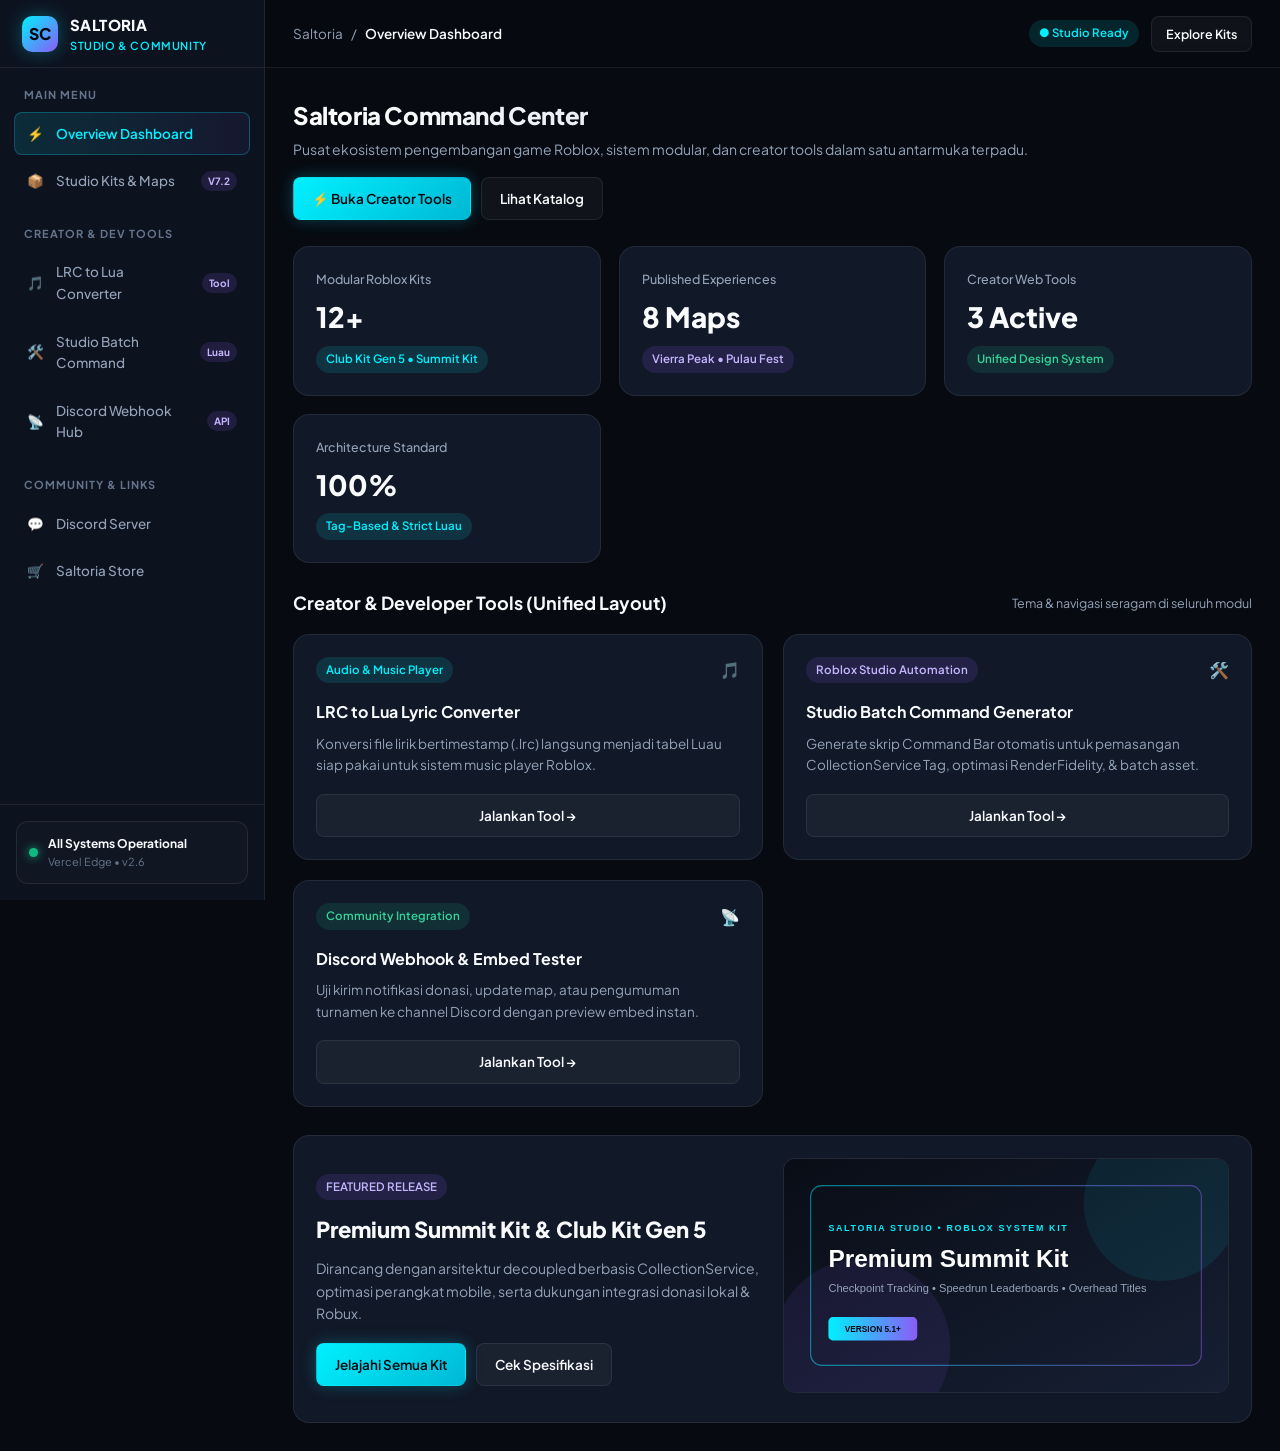
<file: index.html>
<!DOCTYPE html>
<html lang="id">
<head>
  <meta charset="UTF-8" />
  <meta name="viewport" content="width=device-width, initial-scale=1.0" />
  <title>Saltoria Community — Unified Dashboard & Creator Hub</title>
  <link rel="stylesheet" href="/assets/css/design-system.css" />
</head>
<body>
  <div class="app-shell">
    <aside id="saltoria-sidebar" class="sidebar"></aside>
    <div class="main-wrapper">
      <header id="saltoria-topbar" class="topbar"></header>
      <main class="content-area">
        <div class="page-header">
          <div>
            <h1 class="page-title">Saltoria Command Center</h1>
            <p class="page-desc">Pusat ekosistem pengembangan game Roblox, sistem modular, dan creator tools dalam satu antarmuka terpadu.</p>
          </div>
          <div style="display:flex;gap:10px;">
            <a href="/tools/lyric-converter.html" class="btn btn-primary">⚡ Buka Creator Tools</a>
            <a href="/catalog.html" class="btn btn-secondary">Lihat Katalog</a>
          </div>
        </div>

        <!-- KPI Stats -->
        <div class="grid-stats">
          <div class="card">
            <div class="stat-label">Modular Roblox Kits</div>
            <div class="stat-value">12+</div>
            <span class="tag tag-cyan">Club Kit Gen 5 • Summit Kit</span>
          </div>
          <div class="card">
            <div class="stat-label">Published Experiences</div>
            <div class="stat-value">8 Maps</div>
            <span class="tag tag-purple">Vierra Peak • Pulau Fest</span>
          </div>
          <div class="card">
            <div class="stat-label">Creator Web Tools</div>
            <div class="stat-value">3 Active</div>
            <span class="tag tag-emerald">Unified Design System</span>
          </div>
          <div class="card">
            <div class="stat-label">Architecture Standard</div>
            <div class="stat-value">100%</div>
            <span class="tag tag-cyan">Tag-Based & Strict Luau</span>
          </div>
        </div>

        <!-- Quick Access Tools -->
        <div class="card-header" style="margin-top:10px;">
          <h2 class="card-title" style="font-size:18px;">Creator & Developer Tools (Unified Layout)</h2>
          <span style="font-size:12.5px;color:var(--text-secondary);">Tema & navigasi seragam di seluruh modul</span>
        </div>

        <div class="grid-cards" style="margin-bottom:28px;">
          <div class="card">
            <div class="card-header">
              <span class="tag tag-cyan">Audio & Music Player</span>
              <span>🎵</span>
            </div>
            <h3 class="card-title" style="margin-bottom:8px;">LRC to Lua Lyric Converter</h3>
            <p style="font-size:13.5px;color:var(--text-secondary);margin-bottom:18px;">Konversi file lirik bertimestamp (.lrc) langsung menjadi tabel Luau siap pakai untuk sistem music player Roblox.</p>
            <a href="/tools/lyric-converter.html" class="btn btn-secondary" style="width:100%;">Jalankan Tool →</a>
          </div>

          <div class="card">
            <div class="card-header">
              <span class="tag tag-purple">Roblox Studio Automation</span>
              <span>🛠️</span>
            </div>
            <h3 class="card-title" style="margin-bottom:8px;">Studio Batch Command Generator</h3>
            <p style="font-size:13.5px;color:var(--text-secondary);margin-bottom:18px;">Generate skrip Command Bar otomatis untuk pemasangan CollectionService Tag, optimasi RenderFidelity, & batch asset.</p>
            <a href="/tools/command-generator.html" class="btn btn-secondary" style="width:100%;">Jalankan Tool →</a>
          </div>

          <div class="card">
            <div class="card-header">
              <span class="tag tag-emerald">Community Integration</span>
              <span>📡</span>
            </div>
            <h3 class="card-title" style="margin-bottom:8px;">Discord Webhook & Embed Tester</h3>
            <p style="font-size:13.5px;color:var(--text-secondary);margin-bottom:18px;">Uji kirim notifikasi donasi, update map, atau pengumuman turnamen ke channel Discord dengan preview embed instan.</p>
            <a href="/tools/webhook-tester.html" class="btn btn-secondary" style="width:100%;">Jalankan Tool →</a>
          </div>
        </div>

        <!-- Featured Release -->
        <div class="card">
          <div class="grid-2col" style="align-items:center;">
            <div>
              <span class="tag tag-purple" style="margin-bottom:12px;">FEATURED RELEASE</span>
              <h2 style="font-size:22px;font-weight:800;margin-bottom:10px;">Premium Summit Kit & Club Kit Gen 5</h2>
              <p style="font-size:14px;color:var(--text-secondary);margin-bottom:18px;">
                Dirancang dengan arsitektur decoupled berbasis CollectionService, optimasi perangkat mobile, serta dukungan integrasi donasi lokal & Robux.
              </p>
              <div style="display:flex;gap:10px;flex-wrap:wrap;">
                <a href="/catalog.html" class="btn btn-primary">Jelajahi Semua Kit</a>
                <button onclick="showToast('Dokumentasi modul siap diakses di katalog!')" class="btn btn-secondary">Cek Spesifikasi</button>
              </div>
            </div>
            <div>
              <img src="/assets/projects/premium-summit-kit.svg" alt="Premium Summit Kit Banner" style="width:100%;border-radius:12px;border:1px solid var(--border-subtle);" />
            </div>
          </div>
        </div>
      </main>
    </div>
  </div>
  <script src="/assets/js/app.js"></script>
  <script>initSaltoriaLayout("dashboard", "Overview Dashboard");</script>
</body>
</html>
</file>
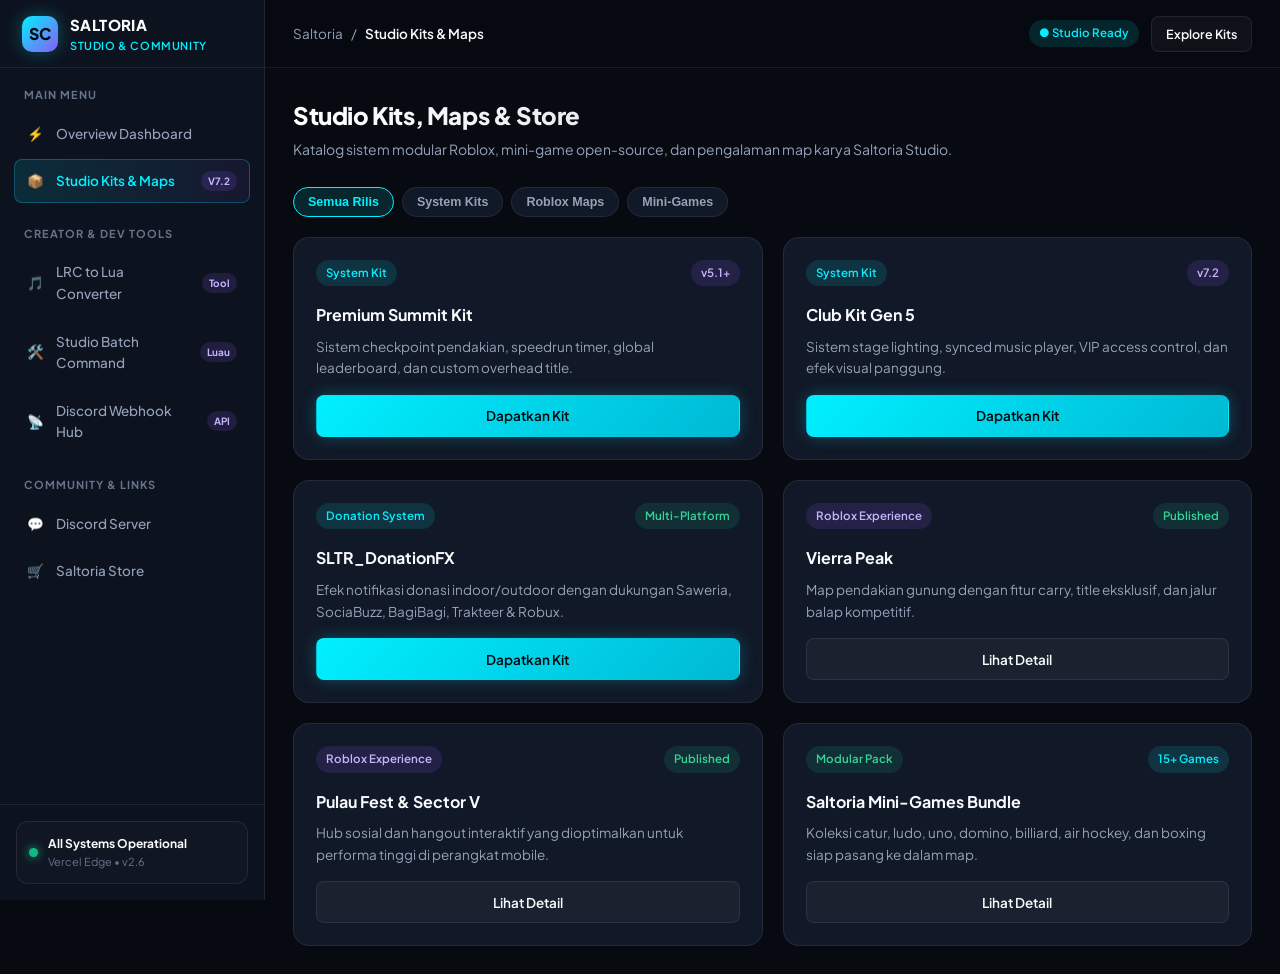
<file: catalog.html>
<!DOCTYPE html>
<html lang="id">
<head>
  <meta charset="UTF-8" />
  <meta name="viewport" content="width=device-width, initial-scale=1.0" />
  <title>Studio Kits & Maps — Saltoria Community</title>
  <link rel="stylesheet" href="/assets/css/design-system.css" />
</head>
<body>
  <div class="app-shell">
    <aside id="saltoria-sidebar" class="sidebar"></aside>
    <div class="main-wrapper">
      <header id="saltoria-topbar" class="topbar"></header>
      <main class="content-area">
        <div class="page-header">
          <div>
            <h1 class="page-title">Studio Kits, Maps & Store</h1>
            <p class="page-desc">Katalog sistem modular Roblox, mini-game open-source, dan pengalaman map karya Saltoria Studio.</p>
          </div>
        </div>

        <div class="filter-bar">
          <button class="filter-btn active" onclick="filterItems('all', this)">Semua Rilis</button>
          <button class="filter-btn" onclick="filterItems('kit', this)">System Kits</button>
          <button class="filter-btn" onclick="filterItems('map', this)">Roblox Maps</button>
          <button class="filter-btn" onclick="filterItems('minigame', this)">Mini-Games</button>
        </div>

        <div class="grid-cards" id="catalog-grid">
          <div class="card catalog-item" data-cat="kit">
            <div class="card-header">
              <span class="tag tag-cyan">System Kit</span>
              <span class="tag tag-purple">v5.1+</span>
            </div>
            <h3 class="card-title" style="margin-bottom:8px;">Premium Summit Kit</h3>
            <p style="font-size:13.5px;color:var(--text-secondary);margin-bottom:16px;">Sistem checkpoint pendakian, speedrun timer, global leaderboard, dan custom overhead title.</p>
            <button onclick="showToast('Info Premium Summit Kit disalin!')" class="btn btn-primary" style="width:100%;">Dapatkan Kit</button>
          </div>

          <div class="card catalog-item" data-cat="kit">
            <div class="card-header">
              <span class="tag tag-cyan">System Kit</span>
              <span class="tag tag-purple">v7.2</span>
            </div>
            <h3 class="card-title" style="margin-bottom:8px;">Club Kit Gen 5</h3>
            <p style="font-size:13.5px;color:var(--text-secondary);margin-bottom:16px;">Sistem stage lighting, synced music player, VIP access control, dan efek visual panggung.</p>
            <button onclick="showToast('Info Club Kit Gen 5 disalin!')" class="btn btn-primary" style="width:100%;">Dapatkan Kit</button>
          </div>

          <div class="card catalog-item" data-cat="kit">
            <div class="card-header">
              <span class="tag tag-cyan">Donation System</span>
              <span class="tag tag-emerald">Multi-Platform</span>
            </div>
            <h3 class="card-title" style="margin-bottom:8px;">SLTR_DonationFX</h3>
            <p style="font-size:13.5px;color:var(--text-secondary);margin-bottom:16px;">Efek notifikasi donasi indoor/outdoor dengan dukungan Saweria, SociaBuzz, BagiBagi, Trakteer & Robux.</p>
            <button onclick="showToast('Info SLTR_DonationFX disalin!')" class="btn btn-primary" style="width:100%;">Dapatkan Kit</button>
          </div>

          <div class="card catalog-item" data-cat="map">
            <div class="card-header">
              <span class="tag tag-purple">Roblox Experience</span>
              <span class="tag tag-emerald">Published</span>
            </div>
            <h3 class="card-title" style="margin-bottom:8px;">Vierra Peak</h3>
            <p style="font-size:13.5px;color:var(--text-secondary);margin-bottom:16px;">Map pendakian gunung dengan fitur carry, title eksklusif, dan jalur balap kompetitif.</p>
            <button onclick="showToast('Link pengalaman Vierra Peak siap dibuka!')" class="btn btn-secondary" style="width:100%;">Lihat Detail</button>
          </div>

          <div class="card catalog-item" data-cat="map">
            <div class="card-header">
              <span class="tag tag-purple">Roblox Experience</span>
              <span class="tag tag-emerald">Published</span>
            </div>
            <h3 class="card-title" style="margin-bottom:8px;">Pulau Fest & Sector V</h3>
            <p style="font-size:13.5px;color:var(--text-secondary);margin-bottom:16px;">Hub sosial dan hangout interaktif yang dioptimalkan untuk performa tinggi di perangkat mobile.</p>
            <button onclick="showToast('Detail Pulau Fest & Sector V ditampilkan!')" class="btn btn-secondary" style="width:100%;">Lihat Detail</button>
          </div>

          <div class="card catalog-item" data-cat="minigame">
            <div class="card-header">
              <span class="tag tag-emerald">Modular Pack</span>
              <span class="tag tag-cyan">15+ Games</span>
            </div>
            <h3 class="card-title" style="margin-bottom:8px;">Saltoria Mini-Games Bundle</h3>
            <p style="font-size:13.5px;color:var(--text-secondary);margin-bottom:16px;">Koleksi catur, ludo, uno, domino, billiard, air hockey, dan boxing siap pasang ke dalam map.</p>
            <button onclick="showToast('Daftar Mini-Games Bundle disalin!')" class="btn btn-secondary" style="width:100%;">Lihat Detail</button>
          </div>
        </div>
      </main>
    </div>
  </div>
  <script src="/assets/js/app.js"></script>
  <script>
    initSaltoriaLayout("catalog", "Studio Kits & Maps");
    function filterItems(category, btn) {
      document.querySelectorAll(".filter-btn").forEach(b => b.classList.remove("active"));
      btn.classList.add("active");
      document.querySelectorAll(".catalog-item").forEach(card => {
        if (category === "all" || card.dataset.cat === category) {
          card.style.display = "block";
        } else {
          card.style.display = "none";
        }
      });
    }
  </script>
</body>
</html>
</file>
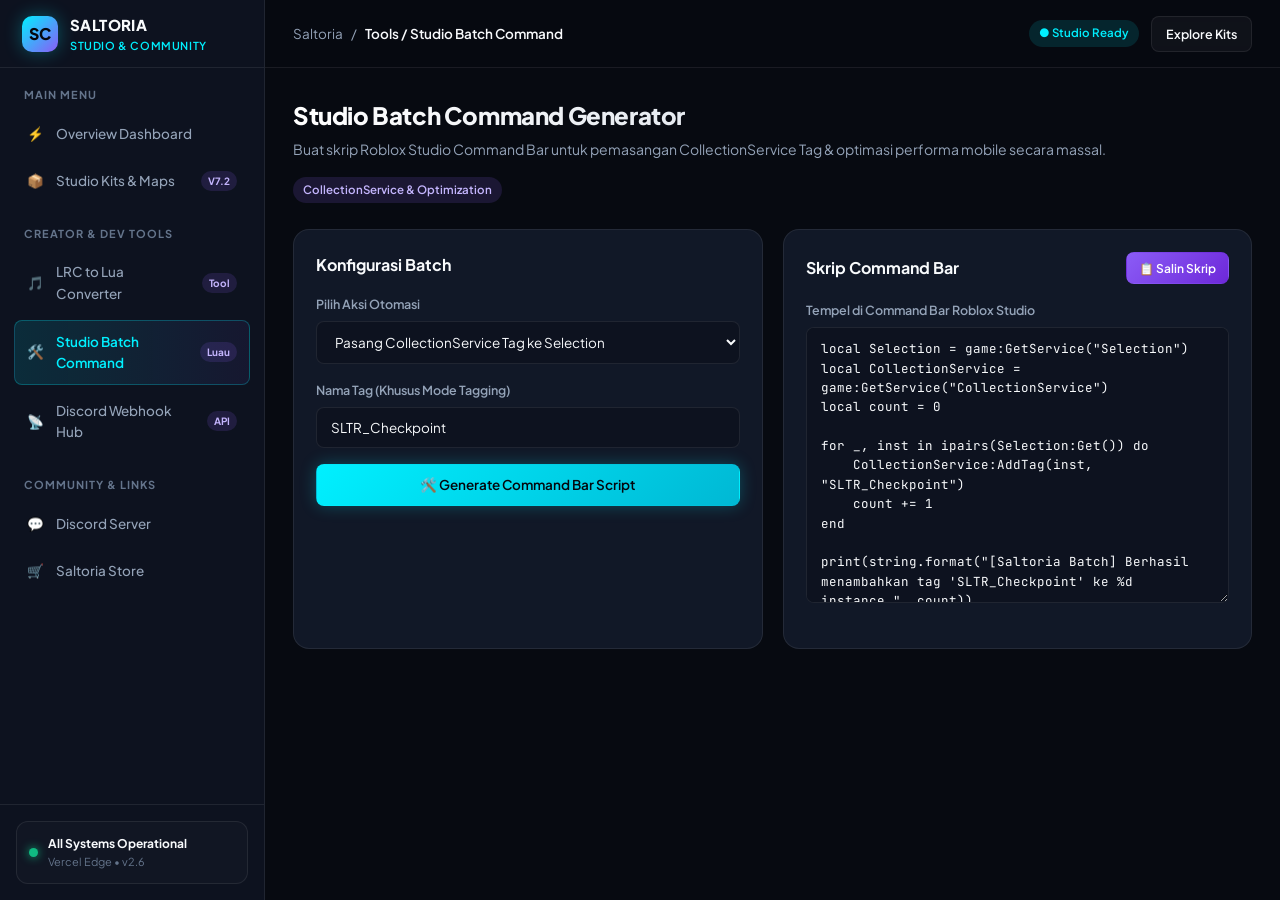
<file: tools/command-generator.html>
<!DOCTYPE html>
<html lang="id">
<head>
  <meta charset="UTF-8" />
  <meta name="viewport" content="width=device-width, initial-scale=1.0" />
  <title>Studio Batch Command Generator — Saltoria Tools</title>
  <link rel="stylesheet" href="/assets/css/design-system.css" />
</head>
<body>
  <div class="app-shell">
    <aside id="saltoria-sidebar" class="sidebar"></aside>
    <div class="main-wrapper">
      <header id="saltoria-topbar" class="topbar"></header>
      <main class="content-area">
        <div class="page-header">
          <div>
            <h1 class="page-title">Studio Batch Command Generator</h1>
            <p class="page-desc">Buat skrip Roblox Studio Command Bar untuk pemasangan CollectionService Tag & optimasi performa mobile secara massal.</p>
          </div>
          <span class="tag tag-purple">CollectionService & Optimization</span>
        </div>

        <div class="grid-2col">
          <div class="card">
            <div class="card-header">
              <h2 class="card-title">Konfigurasi Batch</h2>
            </div>
            <div class="form-group">
              <label class="form-label">Pilih Aksi Otomasi</label>
              <select id="cmd-mode" class="form-select" onchange="generateStudioCommand()">
                <option value="tag">Pasang CollectionService Tag ke Selection</option>
                <option value="optimize">Optimasi Low-End / Mobile (Disable Shadow & Performance Mesh)</option>
                <option value="anchor">Anchor & CanCollide Batch pada Selection</option>
              </select>
            </div>
            <div class="form-group">
              <label class="form-label">Nama Tag (Khusus Mode Tagging)</label>
              <input type="text" id="tag-name" class="form-control" value="SLTR_Checkpoint" oninput="generateStudioCommand()" />
            </div>
            <button onclick="generateStudioCommand()" class="btn btn-primary" style="width:100%;">🛠️ Generate Command Bar Script</button>
          </div>

          <div class="card">
            <div class="card-header">
              <h2 class="card-title">Skrip Command Bar</h2>
              <button onclick="copyTextToClipboard('cmd-output', 'Command Bar Script')" class="btn btn-purple" style="padding:5px 12px;min-height:32px;font-size:12px;">📋 Salin Skrip</button>
            </div>
            <div class="form-group">
              <label class="form-label">Tempel di Command Bar Roblox Studio</label>
              <textarea id="cmd-output" class="form-textarea" rows="13" readonly></textarea>
            </div>
          </div>
        </div>
      </main>
    </div>
  </div>
  <script src="/assets/js/app.js"></script>
  <script>
    initSaltoriaLayout("command-gen", "Tools / Studio Batch Command");

    function generateStudioCommand() {
      const mode = document.getElementById("cmd-mode").value;
      const tagName = document.getElementById("tag-name").value.trim() || "SLTR_Tagged";
      let code = "";

      if (mode === "tag") {
        code = `local Selection = game:GetService("Selection")
local CollectionService = game:GetService("CollectionService")
local count = 0

for _, inst in ipairs(Selection:Get()) do
    CollectionService:AddTag(inst, "${tagName}")
    count += 1
end

print(string.format("[Saltoria Batch] Berhasil menambahkan tag '${tagName}' ke %d instance.", count))`;
      } else if (mode === "optimize") {
        code = `local Selection = game:GetService("Selection")
local count = 0

for _, root in ipairs(Selection:Get()) do
    for _, obj in ipairs(root:GetDescendants()) do
        if obj:IsA("BasePart") then
            obj.CastShadow = false
            count += 1
        end
        if obj:IsA("MeshPart") then
            obj.RenderFidelity = Enum.RenderFidelity.Performance
        end
    end
end

print(string.format("[Saltoria Optimizer] Berhasil mengoptimasi %d part untuk mobile.", count))`;
      } else {
        code = `local Selection = game:GetService("Selection")
local count = 0

for _, root in ipairs(Selection:Get()) do
    for _, obj in ipairs(root:GetDescendants()) do
        if obj:IsA("BasePart") then
            obj.Anchored = true
            obj.CanCollide = true
            count += 1
        end
    end
end

print(string.format("[Saltoria Batch] Anchored & CanCollide aktif pada %d BasePart.", count))`;
      }

      document.getElementById("cmd-output").value = code;
    }

    generateStudioCommand();
  </script>
</body>
</html>
</file>
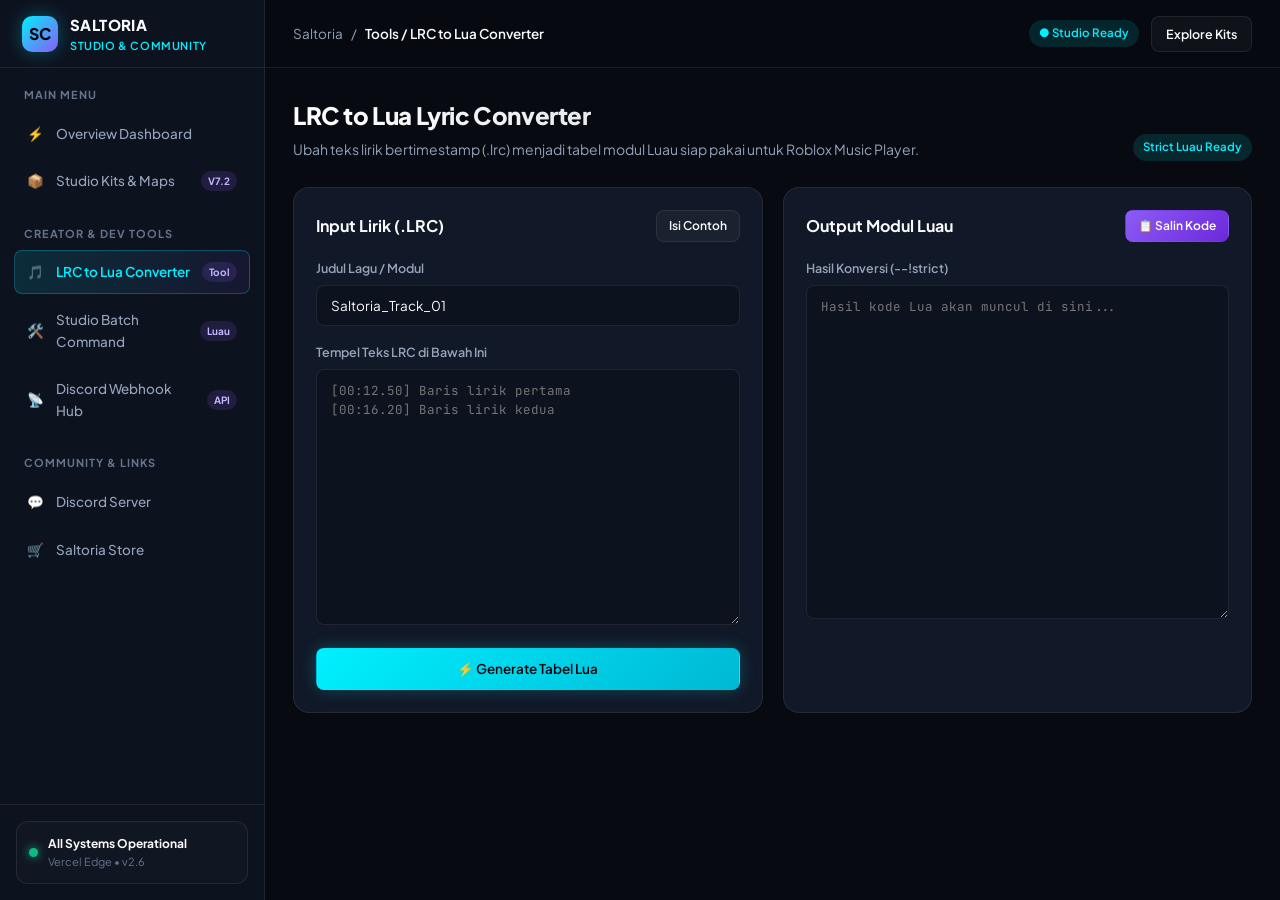
<file: tools/lyric-converter.html>
<!DOCTYPE html>
<html lang="id">
<head>
  <meta charset="UTF-8" />
  <meta name="viewport" content="width=device-width, initial-scale=1.0" />
  <title>LRC to Lua Converter — Saltoria Tools</title>
  <link rel="stylesheet" href="/assets/css/design-system.css" />
</head>
<body>
  <div class="app-shell">
    <aside id="saltoria-sidebar" class="sidebar"></aside>
    <div class="main-wrapper">
      <header id="saltoria-topbar" class="topbar"></header>
      <main class="content-area">
        <div class="page-header">
          <div>
            <h1 class="page-title">LRC to Lua Lyric Converter</h1>
            <p class="page-desc">Ubah teks lirik bertimestamp (.lrc) menjadi tabel modul Luau siap pakai untuk Roblox Music Player.</p>
          </div>
          <span class="tag tag-cyan">Strict Luau Ready</span>
        </div>

        <div class="grid-2col">
          <div class="card">
            <div class="card-header">
              <h2 class="card-title">Input Lirik (.LRC)</h2>
              <button class="btn btn-secondary" style="padding:5px 12px;min-height:32px;font-size:12px;" onclick="loadSampleLrc()">Isi Contoh</button>
            </div>
            <div class="form-group">
              <label class="form-label">Judul Lagu / Modul</label>
              <input type="text" id="song-title" class="form-control" value="Saltoria_Track_01" />
            </div>
            <div class="form-group">
              <label class="form-label">Tempel Teks LRC di Bawah Ini</label>
              <textarea id="lrc-input" class="form-textarea" rows="12" placeholder="[00:12.50] Baris lirik pertama&#10;[00:16.20] Baris lirik kedua"></textarea>
            </div>
            <button onclick="convertLrcToLua()" class="btn btn-primary" style="width:100%;">⚡ Generate Tabel Lua</button>
          </div>

          <div class="card">
            <div class="card-header">
              <h2 class="card-title">Output Modul Luau</h2>
              <button onclick="copyTextToClipboard('lua-output', 'Kode Lua')" class="btn btn-purple" style="padding:5px 12px;min-height:32px;font-size:12px;">📋 Salin Kode</button>
            </div>
            <div class="form-group">
              <label class="form-label">Hasil Konversi (--!strict)</label>
              <textarea id="lua-output" class="form-textarea" rows="16" readonly placeholder="Hasil kode Lua akan muncul di sini..."></textarea>
            </div>
          </div>
        </div>
      </main>
    </div>
  </div>
  <script src="/assets/js/app.js"></script>
  <script>
    initSaltoriaLayout("lyric-converter", "Tools / LRC to Lua Converter");

    function loadSampleLrc() {
      document.getElementById("lrc-input").value = `[00:05.20] Selamat datang di Saltoria Studio
[00:09.85] Menembus puncak tertinggi Vierra Peak
[00:14.40] Cahaya neon memandu setiap langkah
[00:19.10] Musik berputar tanpa batas waktu`;
      convertLrcToLua();
    }

    function convertLrcToLua() {
      const raw = document.getElementById("lrc-input").value;
      const title = document.getElementById("song-title").value.trim() || "TrackLyrics";
      const lines = raw.split("\n");
      const regex = /\[(\d{2}):(\d{2}(?:\.\d{1,3})?)\](.*)/;
      let entries = [];

      lines.forEach(line => {
        const match = line.match(regex);
        if (match) {
          const mins = parseInt(match[1], 10);
          const secs = parseFloat(match[2]);
          const totalTime = (mins * 60 + secs).toFixed(2);
          const text = match[3].trim().replace(/"/g, '\\"');
          if (text.length > 0) {
            entries.push(`    { time = ${totalTime}, text = "${text}" },`);
          }
        }
      });

      if (entries.length === 0) {
        showToast("Format timestamp [mm:ss.xx] tidak ditemukan.");
        return;
      }

      const output = `--!strict
-- Generated by Saltoria LRC Converter
export type LyricLine = { time: number, text: string }

local ${title}: { LyricLine } = {
${entries.join("\n")}
}

return ${title}`;
      document.getElementById("lua-output").value = output;
      showToast(`Berhasil mengonversi ${entries.length} baris lirik!`);
    }
  </script>
</body>
</html>
</file>
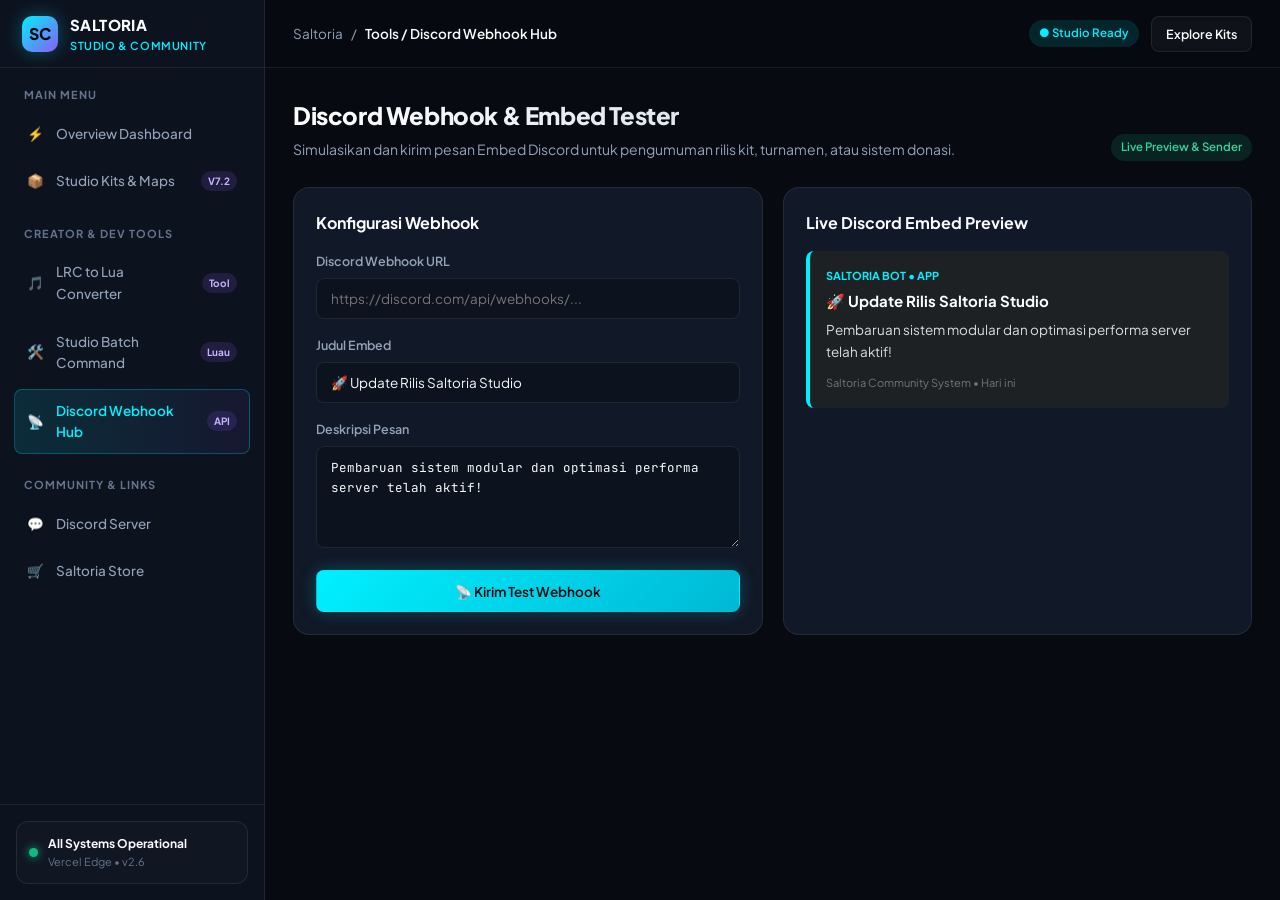
<file: tools/webhook-tester.html>
<!DOCTYPE html>
<html lang="id">
<head>
  <meta charset="UTF-8" />
  <meta name="viewport" content="width=device-width, initial-scale=1.0" />
  <title>Discord Webhook Hub — Saltoria Tools</title>
  <link rel="stylesheet" href="/assets/css/design-system.css" />
</head>
<body>
  <div class="app-shell">
    <aside id="saltoria-sidebar" class="sidebar"></aside>
    <div class="main-wrapper">
      <header id="saltoria-topbar" class="topbar"></header>
      <main class="content-area">
        <div class="page-header">
          <div>
            <h1 class="page-title">Discord Webhook & Embed Tester</h1>
            <p class="page-desc">Simulasikan dan kirim pesan Embed Discord untuk pengumuman rilis kit, turnamen, atau sistem donasi.</p>
          </div>
          <span class="tag tag-emerald">Live Preview & Sender</span>
        </div>

        <div class="grid-2col">
          <div class="card">
            <div class="card-header">
              <h2 class="card-title">Konfigurasi Webhook</h2>
            </div>
            <div class="form-group">
              <label class="form-label">Discord Webhook URL</label>
              <input type="url" id="wh-url" class="form-control" placeholder="https://discord.com/api/webhooks/..." />
            </div>
            <div class="form-group">
              <label class="form-label">Judul Embed</label>
              <input type="text" id="wh-title" class="form-control" value="🚀 Update Rilis Saltoria Studio" oninput="updatePreview()" />
            </div>
            <div class="form-group">
              <label class="form-label">Deskripsi Pesan</label>
              <textarea id="wh-desc" class="form-textarea" rows="4" oninput="updatePreview()">Pembaruan sistem modular dan optimasi performa server telah aktif!</textarea>
            </div>
            <button onclick="sendWebhook()" class="btn btn-primary" style="width:100%;">📡 Kirim Test Webhook</button>
          </div>

          <div class="card">
            <div class="card-header">
              <h2 class="card-title">Live Discord Embed Preview</h2>
            </div>
            <div style="background:#1E2124;border-left:4px solid var(--accent-cyan);border-radius:8px;padding:16px;">
              <div style="font-size:11px;color:var(--accent-cyan);font-weight:700;margin-bottom:4px;">SALTORIA BOT • APP</div>
              <div id="prev-title" style="font-size:15px;font-weight:700;color:#FFFFFF;margin-bottom:6px;">🚀 Update Rilis Saltoria Studio</div>
              <div id="prev-desc" style="font-size:13.5px;color:#DCDDDE;white-space:pre-line;">Pembaruan sistem modular dan optimasi performa server telah aktif!</div>
              <div style="font-size:11px;color:#72767D;margin-top:12px;">Saltoria Community System • Hari ini</div>
            </div>
          </div>
        </div>
      </main>
    </div>
  </div>
  <script src="/assets/js/app.js"></script>
  <script>
    initSaltoriaLayout("webhook-tester", "Tools / Discord Webhook Hub");

    function updatePreview() {
      document.getElementById("prev-title").innerText = document.getElementById("wh-title").value || "Judul Embed";
      document.getElementById("prev-desc").innerText = document.getElementById("wh-desc").value || "Deskripsi pesan...";
    }

    async function sendWebhook() {
      const url = document.getElementById("wh-url").value.trim();
      const title = document.getElementById("wh-title").value.trim();
      const description = document.getElementById("wh-desc").value.trim();

      if (!url) {
        showToast("Masukkan URL Webhook Discord terlebih dahulu!");
        return;
      }

      try {
        const res = await fetch(url, {
          method: "POST",
          headers: { "Content-Type": "application/json" },
          body: JSON.stringify({
            username: "Saltoria Studio Hub",
            embeds: [{
              title: title,
              description: description,
              color: 61695
            }]
          })
        });
        if (res.ok) {
          showToast("Webhook berhasil terkirim ke Discord!");
        } else {
          showToast("Gagal mengirim: Periksa kembali URL Webhook.");
        }
      } catch (err) {
        showToast("Terjadi kesalahan jaringan / CORS pada URL Webhook.");
      }
    }
  </script>
</body>
</html>
</file>
<file: assets/css/design-system.css>
/* ==========================================================================
   SALTORIA COMMUNITY — UNIFIED DESIGN SYSTEM (DARK MATTE + NEON CYAN/PURPLE)
   ========================================================================== */
@import url('https://fonts.googleapis.com/css2?family=Plus+Jakarta+Sans:wght@400;500;600;700;800&family=JetBrains+Mono:wght@400;500;600&display=swap');

:root {
  --bg-base: #070A11;
  --bg-surface: #0D121F;
  --bg-card: #111827;
  --bg-card-hover: #161F33;
  --border-subtle: rgba(255, 255, 255, 0.08);
  --border-glow: rgba(0, 240, 255, 0.35);
  
  --accent-cyan: #00F0FF;
  --accent-cyan-dim: rgba(0, 240, 255, 0.12);
  --accent-purple: #8B5CF6;
  --accent-purple-dim: rgba(139, 92, 246, 0.15);
  --accent-emerald: #10B981;
  --accent-amber: #F59E0B;
  --accent-rose: #F43F5E;

  --text-primary: #F8FAFC;
  --text-secondary: #94A3B8;
  --text-muted: #64748B;

  --sidebar-width: 265px;
  --topbar-height: 68px;
  --radius-sm: 8px;
  --radius-md: 12px;
  --radius-lg: 16px;
  --transition: all 0.22s cubic-bezier(0.4, 0, 0.2, 1);
}

* {
  margin: 0;
  padding: 0;
  box-sizing: border-box;
}

body {
  font-family: 'Plus Jakarta Sans', -apple-system, BlinkMacSystemFont, sans-serif;
  background-color: var(--bg-base);
  color: var(--text-primary);
  line-height: 1.6;
  overflow-x: hidden;
  -webkit-font-smoothing: antialiased;
}

/* Custom Scrollbar */
::-webkit-scrollbar { width: 6px; height: 6px; }
::-webkit-scrollbar-track { background: var(--bg-base); }
::-webkit-scrollbar-thumb { background: #1E293B; border-radius: 99px; }
::-webkit-scrollbar-thumb:hover { background: var(--accent-cyan); }

/* ==========================================================================
   APP SHELL LAYOUT (UNIFIED ACROSS DASHBOARD & ALL TOOLS)
   ========================================================================== */
.app-shell {
  display: flex;
  min-height: 100vh;
}

/* Fixed Sidebar */
.sidebar {
  width: var(--sidebar-width);
  background: var(--bg-surface);
  border-right: 1px solid var(--border-subtle);
  position: fixed;
  top: 0;
  left: 0;
  bottom: 0;
  z-index: 50;
  display: flex;
  flex-direction: column;
  transition: transform 0.3s ease;
}

.sidebar-brand {
  height: var(--topbar-height);
  padding: 0 22px;
  display: flex;
  align-items: center;
  gap: 12px;
  border-bottom: 1px solid var(--border-subtle);
  text-decoration: none;
  color: var(--text-primary);
}

.brand-logo {
  width: 36px;
  height: 36px;
  border-radius: 10px;
  background: linear-gradient(135deg, var(--accent-cyan), var(--accent-purple));
  display: flex;
  align-items: center;
  justify-content: center;
  font-weight: 800;
  font-size: 16px;
  color: #05080F;
  box-shadow: 0 0 18px rgba(0, 240, 255, 0.3);
}

.brand-text {
  display: flex;
  flex-direction: column;
}

.brand-title {
  font-weight: 800;
  font-size: 15px;
  letter-spacing: 0.4px;
}

.brand-sub {
  font-size: 11px;
  color: var(--accent-cyan);
  font-weight: 600;
  letter-spacing: 0.6px;
  text-transform: uppercase;
}

.sidebar-nav {
  flex: 1;
  padding: 18px 14px;
  overflow-y: auto;
  display: flex;
  flex-direction: column;
  gap: 22px;
}

.nav-group-label {
  font-size: 11px;
  font-weight: 700;
  text-transform: uppercase;
  letter-spacing: 1px;
  color: var(--text-muted);
  padding: 0 10px;
  margin-bottom: 8px;
}

.nav-list {
  list-style: none;
  display: flex;
  flex-direction: column;
  gap: 4px;
}

.nav-link {
  display: flex;
  align-items: center;
  gap: 12px;
  padding: 10px 12px;
  border-radius: var(--radius-sm);
  color: var(--text-secondary);
  text-decoration: none;
  font-size: 13.5px;
  font-weight: 500;
  transition: var(--transition);
  border: 1px solid transparent;
}

.nav-link:hover {
  background: rgba(255, 255, 255, 0.04);
  color: var(--text-primary);
}

.nav-link.active {
  background: linear-gradient(90deg, var(--accent-cyan-dim), rgba(139, 92, 246, 0.08));
  color: var(--accent-cyan);
  border-color: rgba(0, 240, 255, 0.25);
  font-weight: 600;
}

.nav-badge {
  margin-left: auto;
  font-size: 10px;
  font-weight: 700;
  padding: 2px 7px;
  border-radius: 99px;
  background: var(--accent-purple-dim);
  color: #C4B5FD;
}

.sidebar-footer {
  padding: 16px;
  border-top: 1px solid var(--border-subtle);
}

.status-card {
  background: rgba(255, 255, 255, 0.02);
  border: 1px solid var(--border-subtle);
  border-radius: var(--radius-md);
  padding: 12px;
  display: flex;
  align-items: center;
  gap: 10px;
}

.status-dot {
  width: 9px;
  height: 9px;
  border-radius: 50%;
  background: var(--accent-emerald);
  box-shadow: 0 0 10px var(--accent-emerald);
}

/* Main Wrapper */
.main-wrapper {
  flex: 1;
  margin-left: var(--sidebar-width);
  display: flex;
  flex-direction: column;
  min-width: 0;
}

/* Sticky Glass Topbar */
.topbar {
  height: var(--topbar-height);
  background: rgba(7, 10, 17, 0.78);
  backdrop-filter: blur(14px);
  -webkit-backdrop-filter: blur(14px);
  border-bottom: 1px solid var(--border-subtle);
  position: sticky;
  top: 0;
  z-index: 40;
  padding: 0 28px;
  display: flex;
  align-items: center;
  justify-content: space-between;
}

.topbar-left {
  display: flex;
  align-items: center;
  gap: 14px;
}

.mobile-toggle {
  display: none;
  background: var(--bg-card);
  border: 1px solid var(--border-subtle);
  color: var(--text-primary);
  width: 38px;
  height: 38px;
  border-radius: var(--radius-sm);
  cursor: pointer;
  align-items: center;
  justify-content: center;
}

.breadcrumb {
  display: flex;
  align-items: center;
  gap: 8px;
  font-size: 13.5px;
  color: var(--text-secondary);
}

.breadcrumb span.current {
  color: var(--text-primary);
  font-weight: 600;
}

.topbar-right {
  display: flex;
  align-items: center;
  gap: 12px;
}

/* Main Content Container */
.content-area {
  padding: 28px;
  max-width: 1380px;
  width: 100%;
  margin: 0 auto;
}

.page-header {
  display: flex;
  flex-wrap: wrap;
  justify-content: space-between;
  align-items: flex-end;
  gap: 16px;
  margin-bottom: 26px;
}

.page-title {
  font-size: 24px;
  font-weight: 800;
  letter-spacing: -0.4px;
  background: linear-gradient(90deg, #FFFFFF, #CBD5E1);
  -webkit-background-clip: text;
  -webkit-text-fill-color: transparent;
}

.page-desc {
  font-size: 14px;
  color: var(--text-secondary);
  margin-top: 4px;
}

/* ==========================================================================
   REUSABLE UI COMPONENTS (CARDS, BUTTONS, INPUTS, TABLES, BADGES)
   ========================================================================== */
.grid-stats {
  display: grid;
  grid-template-columns: repeat(auto-fit, minmax(230px, 1fr));
  gap: 18px;
  margin-bottom: 26px;
}

.grid-cards {
  display: grid;
  grid-template-columns: repeat(auto-fill, minmax(310px, 1fr));
  gap: 20px;
}

.grid-2col {
  display: grid;
  grid-template-columns: 1fr 1fr;
  gap: 20px;
}

.card {
  background: var(--bg-card);
  border: 1px solid var(--border-subtle);
  border-radius: var(--radius-lg);
  padding: 22px;
  transition: var(--transition);
  position: relative;
  overflow: hidden;
}

.card:hover {
  border-color: var(--border-glow);
  background: var(--bg-card-hover);
  box-shadow: 0 10px 30px -12px rgba(0, 240, 255, 0.14);
}

.card-header {
  display: flex;
  align-items: center;
  justify-content: space-between;
  margin-bottom: 16px;
}

.card-title {
  font-size: 16px;
  font-weight: 700;
  color: var(--text-primary);
}

.stat-value {
  font-size: 28px;
  font-weight: 800;
  color: var(--text-primary);
  margin: 6px 0 4px;
}

.stat-label {
  font-size: 12.5px;
  color: var(--text-secondary);
  font-weight: 500;
}

/* Buttons */
.btn {
  display: inline-flex;
  align-items: center;
  justify-content: center;
  gap: 8px;
  padding: 10px 18px;
  border-radius: var(--radius-sm);
  font-family: inherit;
  font-size: 13.5px;
  font-weight: 600;
  cursor: pointer;
  transition: var(--transition);
  border: 1px solid transparent;
  text-decoration: none;
  min-height: 42px;
}

.btn-primary {
  background: linear-gradient(135deg, var(--accent-cyan), #00B8D4);
  color: #04070D;
  box-shadow: 0 0 16px rgba(0, 240, 255, 0.25);
}

.btn-primary:hover {
  transform: translateY(-1px);
  box-shadow: 0 4px 22px rgba(0, 240, 255, 0.45);
}

.btn-purple {
  background: linear-gradient(135deg, var(--accent-purple), #6D28D9);
  color: #FFFFFF;
}

.btn-purple:hover {
  transform: translateY(-1px);
  box-shadow: 0 4px 20px rgba(139, 92, 246, 0.4);
}

.btn-secondary {
  background: rgba(255, 255, 255, 0.04);
  border-color: var(--border-subtle);
  color: var(--text-primary);
}

.btn-secondary:hover {
  border-color: var(--accent-cyan);
  background: var(--accent-cyan-dim);
  color: var(--accent-cyan);
}

/* Forms & Inputs */
.form-group {
  margin-bottom: 16px;
}

.form-label {
  display: block;
  font-size: 12.5px;
  font-weight: 600;
  color: var(--text-secondary);
  margin-bottom: 7px;
}

.form-control, .form-textarea, .form-select {
  width: 100%;
  background: var(--bg-surface);
  border: 1px solid var(--border-subtle);
  border-radius: var(--radius-sm);
  padding: 11px 14px;
  color: var(--text-primary);
  font-family: inherit;
  font-size: 13.5px;
  transition: var(--transition);
}

.form-textarea, .code-output {
  font-family: 'JetBrains Mono', monospace;
  font-size: 12.5px;
  line-height: 1.55;
}

.form-control:focus, .form-textarea:focus, .form-select:focus {
  outline: none;
  border-color: var(--accent-cyan);
  box-shadow: 0 0 0 3px rgba(0, 240, 255, 0.14);
}

/* Tags / Pills */
.tag {
  display: inline-flex;
  align-items: center;
  gap: 5px;
  padding: 4px 10px;
  border-radius: 99px;
  font-size: 11.5px;
  font-weight: 600;
}

.tag-cyan { background: var(--accent-cyan-dim); color: var(--accent-cyan); }
.tag-purple { background: var(--accent-purple-dim); color: #C4B5FD; }
.tag-emerald { background: rgba(16, 185, 129, 0.14); color: #34D399; }

/* Filter Tabs */
.filter-bar {
  display: flex;
  flex-wrap: wrap;
  gap: 8px;
  margin-bottom: 20px;
}

.filter-btn {
  background: var(--bg-card);
  border: 1px solid var(--border-subtle);
  color: var(--text-secondary);
  padding: 7px 14px;
  border-radius: 99px;
  font-size: 12.5px;
  font-weight: 600;
  cursor: pointer;
  transition: var(--transition);
}

.filter-btn.active, .filter-btn:hover {
  background: var(--accent-cyan-dim);
  border-color: var(--accent-cyan);
  color: var(--accent-cyan);
}

/* Toast Notification */
.toast-container {
  position: fixed;
  bottom: 24px;
  right: 24px;
  z-index: 999;
  display: flex;
  flex-direction: column;
  gap: 10px;
}

.toast {
  background: #0F172A;
  border: 1px solid var(--accent-cyan);
  color: var(--text-primary);
  padding: 12px 18px;
  border-radius: var(--radius-md);
  font-size: 13px;
  font-weight: 500;
  box-shadow: 0 10px 25px rgba(0, 0, 0, 0.5);
  display: flex;
  align-items: center;
  gap: 10px;
  animation: slideIn 0.25s ease forwards;
}

@keyframes slideIn {
  from { transform: translateX(100%); opacity: 0; }
  to { transform: translateX(0); opacity: 1; }
}

/* Responsive Mobile First */
@media (max-width: 960px) {
  .sidebar { transform: translateX(-100%); }
  .sidebar.open { transform: translateX(0); }
  .main-wrapper { margin-left: 0; }
  .mobile-toggle { display: flex; }
  .grid-2col { grid-template-columns: 1fr; }
  .content-area { padding: 18px; }
}
</file>
